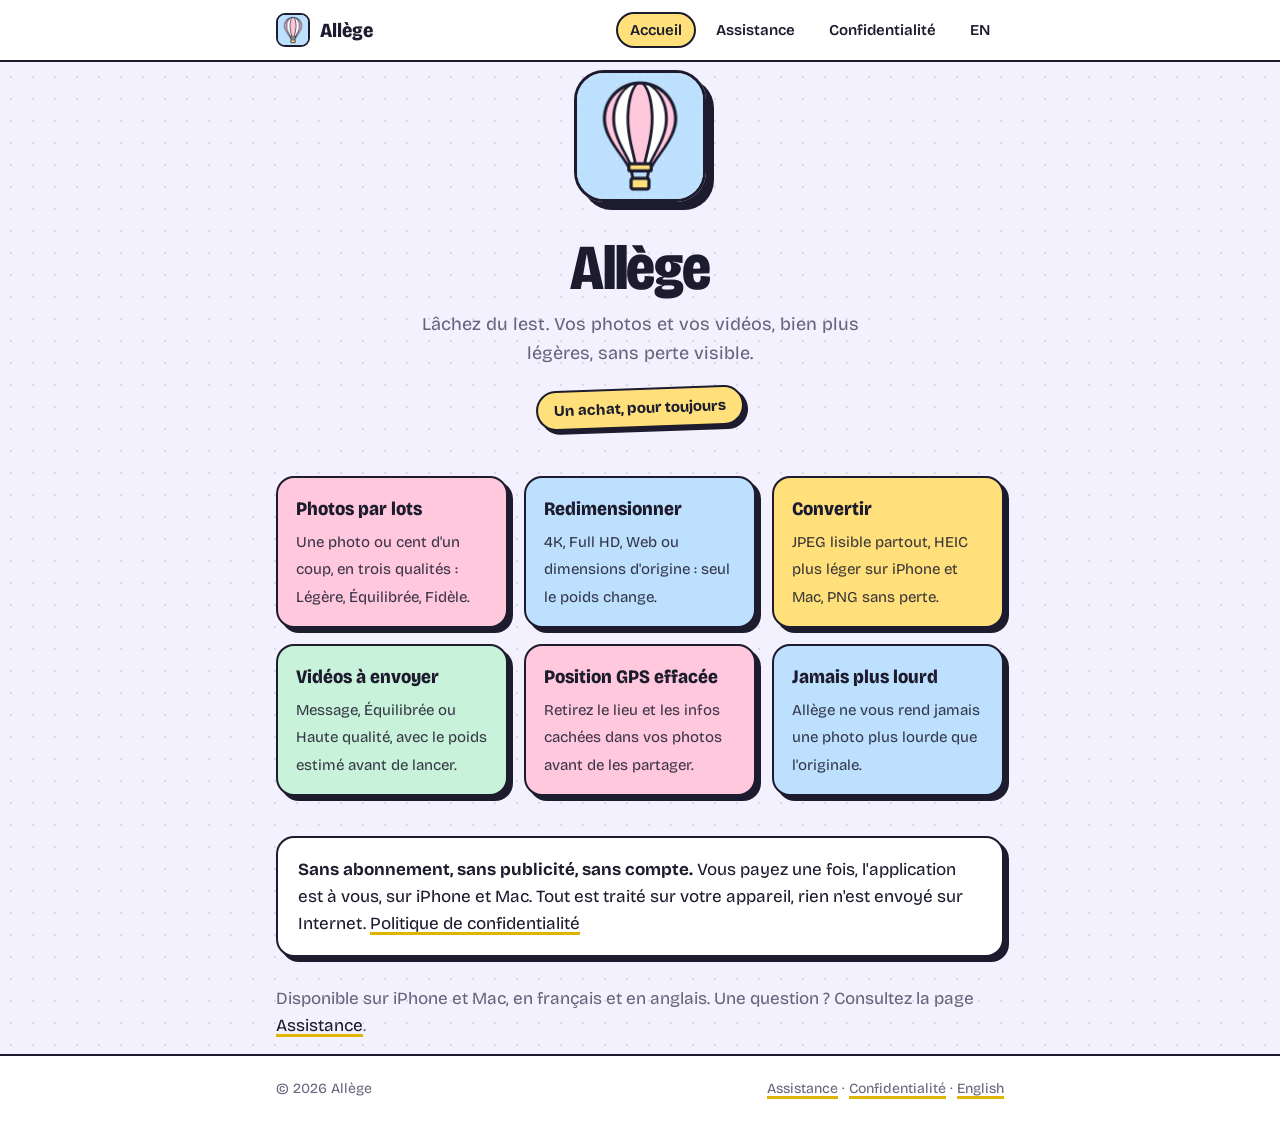
<file: index.html>
<!doctype html>
<html lang="fr">
<head>
  <meta charset="utf-8">
  <meta name="viewport" content="width=device-width, initial-scale=1">
  <title>Allège - Compresser photos et vidéos</title>
  <meta name="description" content="Vos photos et vidéos bien plus légères, sans perte visible. Achat unique : sans abonnement, sans publicité, sans compte.">
  <meta name="theme-color" content="#f4f1ff" media="(prefers-color-scheme: light)">
  <meta name="theme-color" content="#15131f" media="(prefers-color-scheme: dark)">
  <link rel="icon" type="image/png" href="favicon.png">
  <link rel="apple-touch-icon" href="icon.png">
  <link rel="alternate" hreflang="en" href="en/">
  <link rel="stylesheet" href="style.css">
</head>
<body>
  <header class="site">
    <div class="wrap">
      <a class="brand" href="./"><img src="favicon.png" alt=""><span>Allège</span></a>
      <nav>
        <a href="./" aria-current="page">Accueil</a>
        <a href="assistance.html">Assistance</a>
        <a href="confidentialite.html">Confidentialité</a>
        <a href="en/" lang="en">EN</a>
      </nav>
    </div>
  </header>

  <main class="wrap">
    <section class="hero">
      <img src="icon.png" alt="Icône d'Allège">
      <h1>Allège</h1>
      <p>Lâchez du lest. Vos photos et vos vidéos, bien plus légères, sans perte visible.</p>
      <span class="badge">Un achat, pour toujours</span>
    </section>

    <ul class="features">
      <li><strong>Photos par lots</strong><span>Une photo ou cent d'un coup, en trois qualités : Légère, Équilibrée, Fidèle.</span></li>
      <li><strong>Redimensionner</strong><span>4K, Full HD, Web ou dimensions d'origine : seul le poids change.</span></li>
      <li><strong>Convertir</strong><span>JPEG lisible partout, HEIC plus léger sur iPhone et Mac, PNG sans perte.</span></li>
      <li><strong>Vidéos à envoyer</strong><span>Message, Équilibrée ou Haute qualité, avec le poids estimé avant de lancer.</span></li>
      <li><strong>Position GPS effacée</strong><span>Retirez le lieu et les infos cachées dans vos photos avant de les partager.</span></li>
      <li><strong>Jamais plus lourd</strong><span>Allège ne vous rend jamais une photo plus lourde que l'originale.</span></li>
    </ul>

    <div class="card">
      <p><strong>Sans abonnement, sans publicité, sans compte.</strong> Vous payez une fois, l'application est à vous, sur iPhone et Mac. Tout est traité sur votre appareil, rien n'est envoyé sur Internet. <a href="confidentialite.html">Politique de confidentialité</a></p>
    </div>

    <p class="muted">Disponible sur iPhone et Mac, en français et en anglais. Une question ? Consultez la page <a href="assistance.html">Assistance</a>.</p>
  </main>

  <footer>
    <div class="wrap">
      <span>© 2026 Allège</span>
      <span><a href="assistance.html">Assistance</a> · <a href="confidentialite.html">Confidentialité</a> · <a href="en/" lang="en">English</a></span>
    </div>
  </footer>
</body>
</html>
</file>
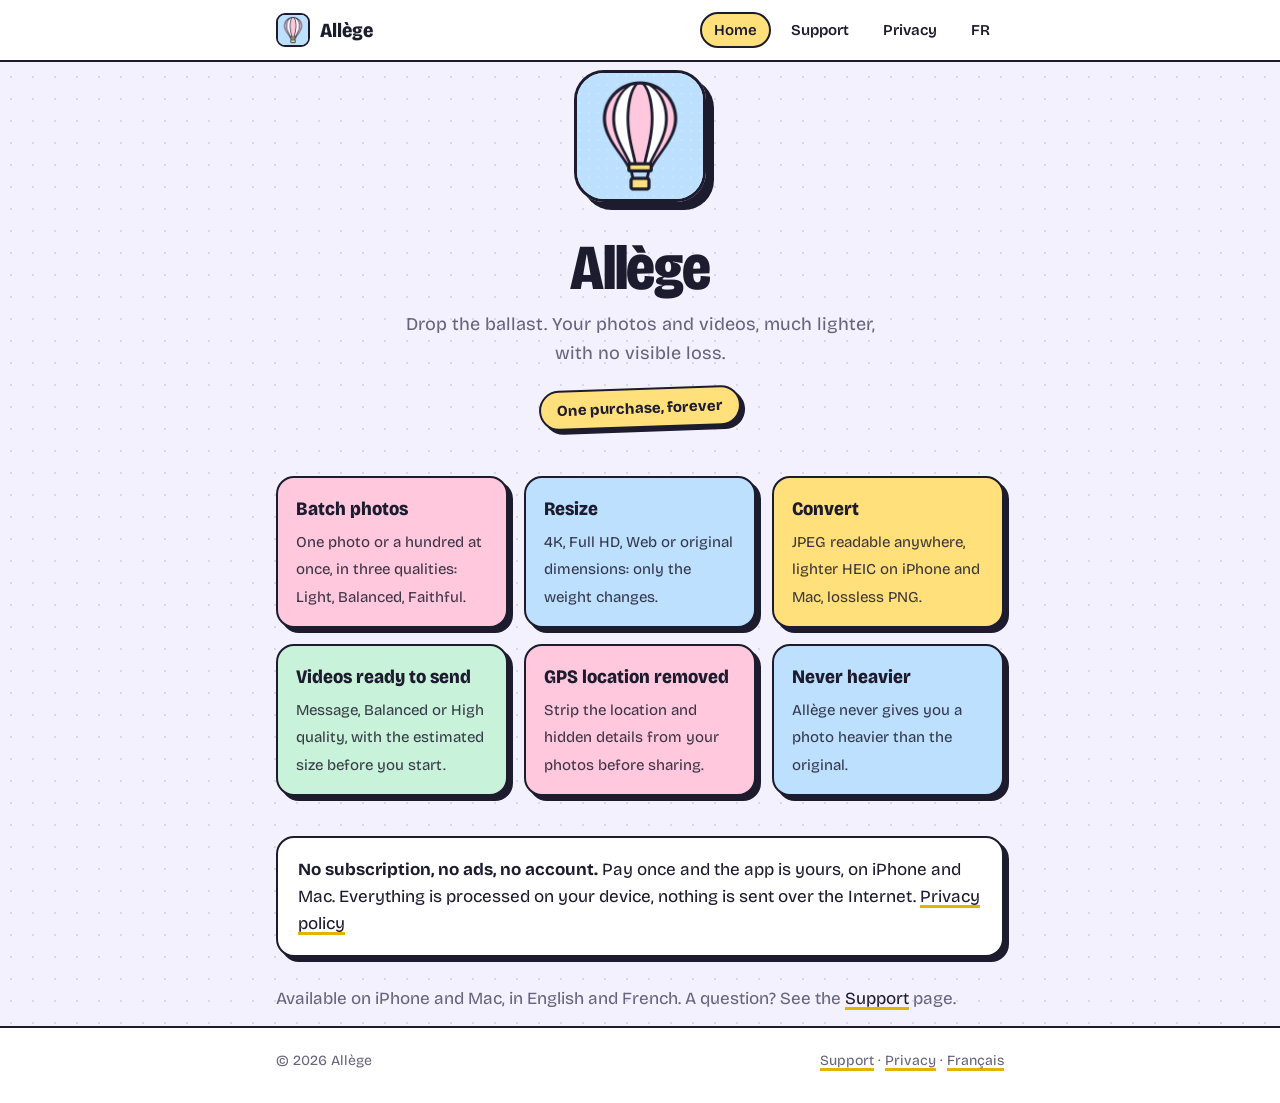
<file: en/index.html>
<!doctype html>
<html lang="en">
<head>
  <meta charset="utf-8">
  <meta name="viewport" content="width=device-width, initial-scale=1">
  <title>Allège - Compress photos and videos</title>
  <meta name="description" content="Your photos and videos much lighter, with no visible loss. One-time purchase: no subscription, no ads, no account.">
  <meta name="theme-color" content="#f4f1ff" media="(prefers-color-scheme: light)">
  <meta name="theme-color" content="#15131f" media="(prefers-color-scheme: dark)">
  <link rel="icon" type="image/png" href="../favicon.png">
  <link rel="apple-touch-icon" href="../icon.png">
  <link rel="alternate" hreflang="fr" href="../">
  <link rel="stylesheet" href="../style.css">
</head>
<body>
  <header class="site">
    <div class="wrap">
      <a class="brand" href="./"><img src="../favicon.png" alt=""><span>Allège</span></a>
      <nav>
        <a href="./" aria-current="page">Home</a>
        <a href="support.html">Support</a>
        <a href="privacy.html">Privacy</a>
        <a href="../" lang="fr">FR</a>
      </nav>
    </div>
  </header>

  <main class="wrap">
    <section class="hero">
      <img src="../icon.png" alt="Allège icon">
      <h1>Allège</h1>
      <p>Drop the ballast. Your photos and videos, much lighter, with no visible loss.</p>
      <span class="badge">One purchase, forever</span>
    </section>

    <ul class="features">
      <li><strong>Batch photos</strong><span>One photo or a hundred at once, in three qualities: Light, Balanced, Faithful.</span></li>
      <li><strong>Resize</strong><span>4K, Full HD, Web or original dimensions: only the weight changes.</span></li>
      <li><strong>Convert</strong><span>JPEG readable anywhere, lighter HEIC on iPhone and Mac, lossless PNG.</span></li>
      <li><strong>Videos ready to send</strong><span>Message, Balanced or High quality, with the estimated size before you start.</span></li>
      <li><strong>GPS location removed</strong><span>Strip the location and hidden details from your photos before sharing.</span></li>
      <li><strong>Never heavier</strong><span>Allège never gives you a photo heavier than the original.</span></li>
    </ul>

    <div class="card">
      <p><strong>No subscription, no ads, no account.</strong> Pay once and the app is yours, on iPhone and Mac. Everything is processed on your device, nothing is sent over the Internet. <a href="privacy.html">Privacy policy</a></p>
    </div>

    <p class="muted">Available on iPhone and Mac, in English and French. A question? See the <a href="support.html">Support</a> page.</p>
  </main>

  <footer>
    <div class="wrap">
      <span>© 2026 Allège</span>
      <span><a href="support.html">Support</a> · <a href="privacy.html">Privacy</a> · <a href="../" lang="fr">Français</a></span>
    </div>
  </footer>
</body>
</html>
</file>
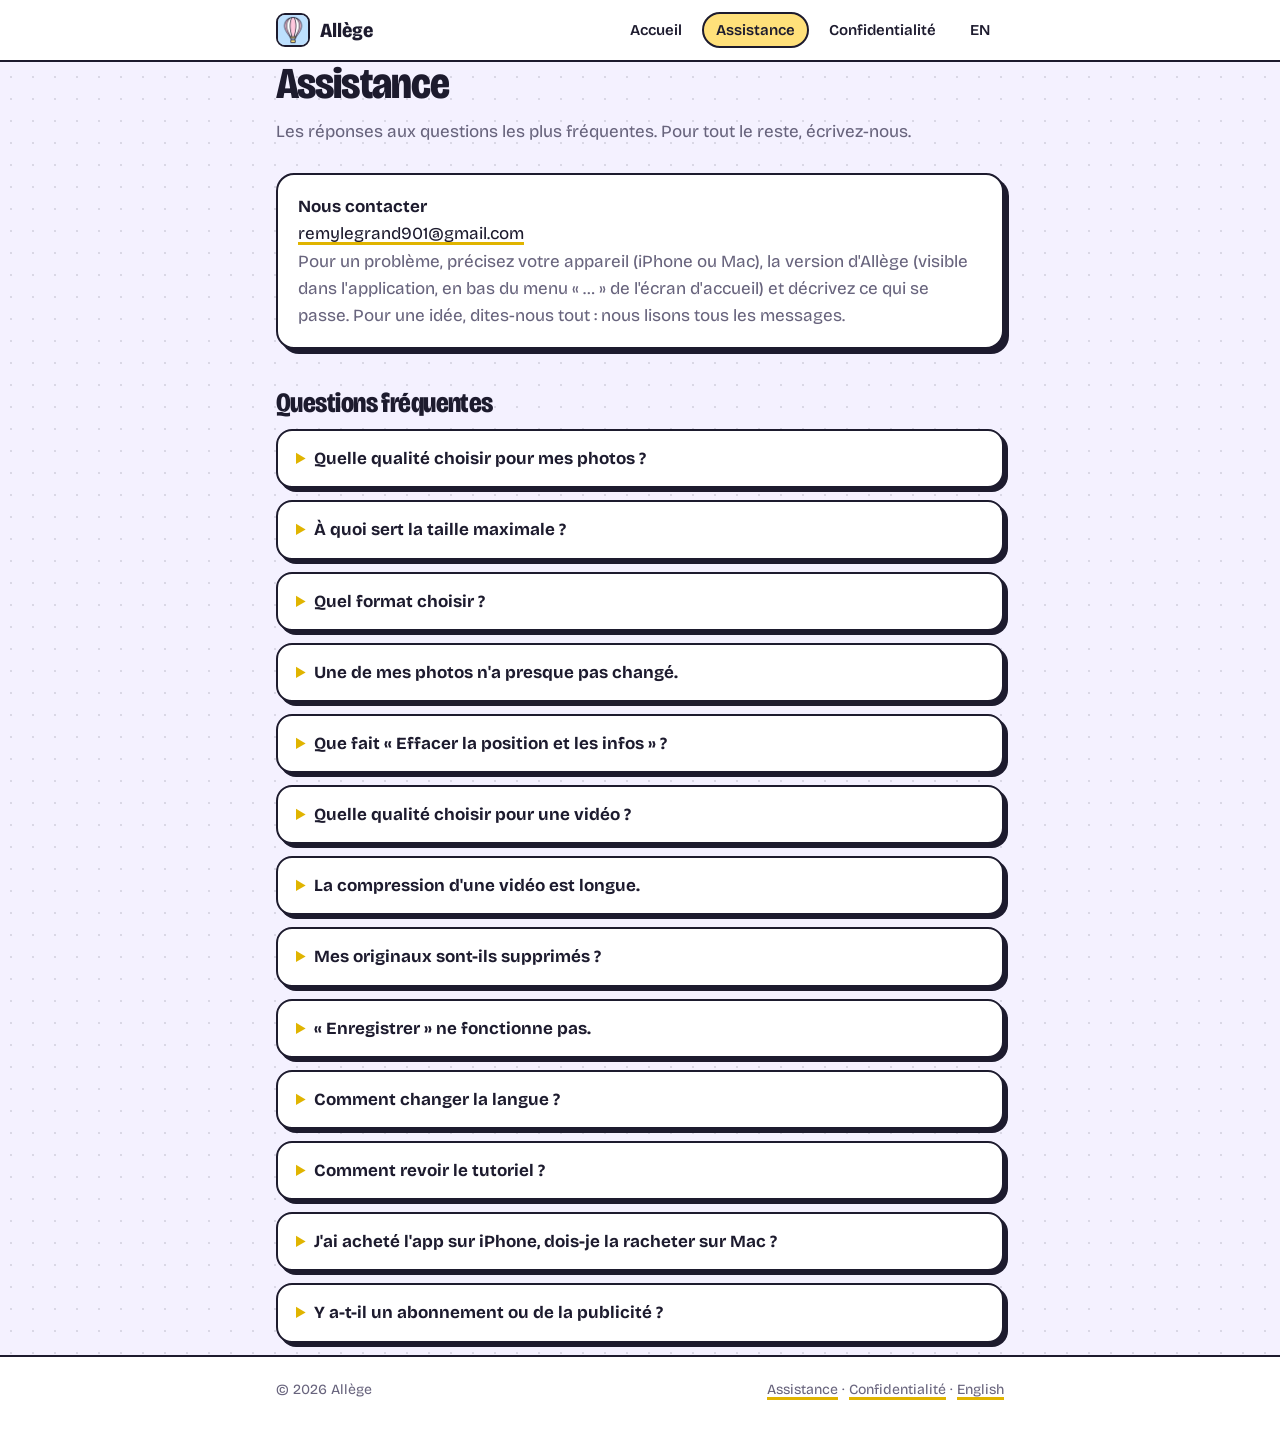
<file: assistance.html>
<!doctype html>
<html lang="fr">
<head>
  <meta charset="utf-8">
  <meta name="viewport" content="width=device-width, initial-scale=1">
  <title>Assistance - Allège</title>
  <meta name="description" content="Questions fréquentes et contact pour l'application Allège.">
  <meta name="theme-color" content="#f4f1ff" media="(prefers-color-scheme: light)">
  <meta name="theme-color" content="#15131f" media="(prefers-color-scheme: dark)">
  <link rel="icon" type="image/png" href="favicon.png">
  <link rel="apple-touch-icon" href="icon.png">
  <link rel="alternate" hreflang="en" href="en/support.html">
  <link rel="stylesheet" href="style.css">
</head>
<body>
  <header class="site">
    <div class="wrap">
      <a class="brand" href="./"><img src="favicon.png" alt=""><span>Allège</span></a>
      <nav>
        <a href="./">Accueil</a>
        <a href="assistance.html" aria-current="page">Assistance</a>
        <a href="confidentialite.html">Confidentialité</a>
        <a href="en/support.html" lang="en">EN</a>
      </nav>
    </div>
  </header>

  <main class="wrap">
    <h1>Assistance</h1>
    <p class="muted">Les réponses aux questions les plus fréquentes. Pour tout le reste, écrivez-nous.</p>

    <div class="card">
      <p><strong>Nous contacter</strong><br>
      <a href="mailto:remylegrand901@gmail.com">remylegrand901@gmail.com</a><br>
      <span class="muted">Pour un problème, précisez votre appareil (iPhone ou Mac), la version d'Allège (visible dans l'application, en bas du menu « … » de l'écran d'accueil) et décrivez ce qui se passe. Pour une idée, dites-nous tout : nous lisons tous les messages.</span></p>
    </div>

    <h2>Questions fréquentes</h2>

    <details>
      <summary>Quelle qualité choisir pour mes photos ?</summary>
      <p>« Équilibrée » convient presque toujours : la différence ne se voit pas à l'écran et le poids baisse souvent de moitié ou plus. « Légère » va plus loin, pour un envoi rapide. « Fidèle » garde le maximum de détails, pour les tirages.</p>
    </details>

    <details>
      <summary>À quoi sert la taille maximale ?</summary>
      <p>Elle limite le plus grand côté de l'image. « 4K » (3840 px) reste net en plein écran et pour imprimer, « Full HD » (1920 px) est parfait pour les écrans et les envois, « Web » (1280 px) pour un site ou un e-mail. « D'origine » garde les dimensions et ne réduit que le poids. Une photo plus petite que la limite n'est jamais agrandie.</p>
    </details>

    <details>
      <summary>Quel format choisir ?</summary>
      <p>« Auto » garde le HEIC en HEIC sur iPhone et Mac, et passe tout le reste en JPEG, lisible partout. Le PNG est sans perte et garde la transparence, mais il est plus lourd : à réserver aux captures d'écran et aux logos.</p>
    </details>

    <details>
      <summary>Une de mes photos n'a presque pas changé.</summary>
      <p>Elle était déjà très compressée. Allège réessaie alors avec une compression plus forte et, si le fichier reste plus lourd, vous rend l'original. Si vous avez demandé d'effacer la position GPS, la photo nettoyée est conservée même si elle pèse un peu plus.</p>
    </details>

    <details>
      <summary>Que fait « Effacer la position et les infos » ?</summary>
      <p>Les photos contiennent souvent le lieu exact de la prise de vue, le modèle de l'appareil et la date. Cette option les retire de la photo allégée, pour que vous puissiez la partager sans dévoiler où vous étiez. Vos photos d'origine ne sont pas modifiées.</p>
    </details>

    <details>
      <summary>Quelle qualité choisir pour une vidéo ?</summary>
      <p>« Message » (480p) passe partout, par message ou par e-mail. « Équilibrée » (720p) reste nette sur un téléphone. « Haute qualité » (1080p) se voit à peine de l'originale. Le poids estimé s'affiche avant de lancer.</p>
    </details>

    <details>
      <summary>La compression d'une vidéo est longue.</summary>
      <p>Elle dépend de la durée et de la puissance de l'appareil : comptez quelques secondes pour une courte vidéo, plusieurs minutes pour un long film. L'écran reste allumé pendant la compression. Le bouton « Annuler » l'arrête à tout moment.</p>
    </details>

    <details>
      <summary>Mes originaux sont-ils supprimés ?</summary>
      <p>Non, jamais. Allège crée une copie allégée. Touchez « Enregistrer » pour l'ajouter à vos photos, à côté de l'original, ou « Partager » pour l'envoyer. Vous pouvez ensuite supprimer l'original vous-même si vous le souhaitez.</p>
    </details>

    <details>
      <summary>« Enregistrer » ne fonctionne pas.</summary>
      <p>Allège a besoin de l'autorisation d'ajouter des photos. Ouvrez Réglages &gt; Allège &gt; Photos et choisissez « Ajouter des photos uniquement » : Allège n'a jamais besoin de lire votre photothèque. Sur Mac, « Enregistrer » vous demande de choisir un dossier.</p>
    </details>

    <details>
      <summary>Comment changer la langue ?</summary>
      <p>Par défaut, Allège suit la langue de votre appareil. Pour la changer, touchez « … » en haut à droite de l'écran d'accueil, puis « Langue ».</p>
    </details>

    <details>
      <summary>Comment revoir le tutoriel ?</summary>
      <p>Touchez « … » en haut à droite de l'écran d'accueil, puis « Revoir le tutoriel ».</p>
    </details>

    <details>
      <summary>J'ai acheté l'app sur iPhone, dois-je la racheter sur Mac ?</summary>
      <p>Non. Allège est un achat universel : avec le même identifiant Apple, vous la téléchargez gratuitement sur votre Mac depuis le Mac App Store.</p>
    </details>

    <details>
      <summary>Y a-t-il un abonnement ou de la publicité ?</summary>
      <p>Non. Allège s'achète une seule fois. Il n'y a ni abonnement, ni publicité, ni achat intégré, et aucun compte à créer.</p>
    </details>
  </main>

  <footer>
    <div class="wrap">
      <span>© 2026 Allège</span>
      <span><a href="assistance.html">Assistance</a> · <a href="confidentialite.html">Confidentialité</a> · <a href="en/support.html" lang="en">English</a></span>
    </div>
  </footer>
</body>
</html>
</file>
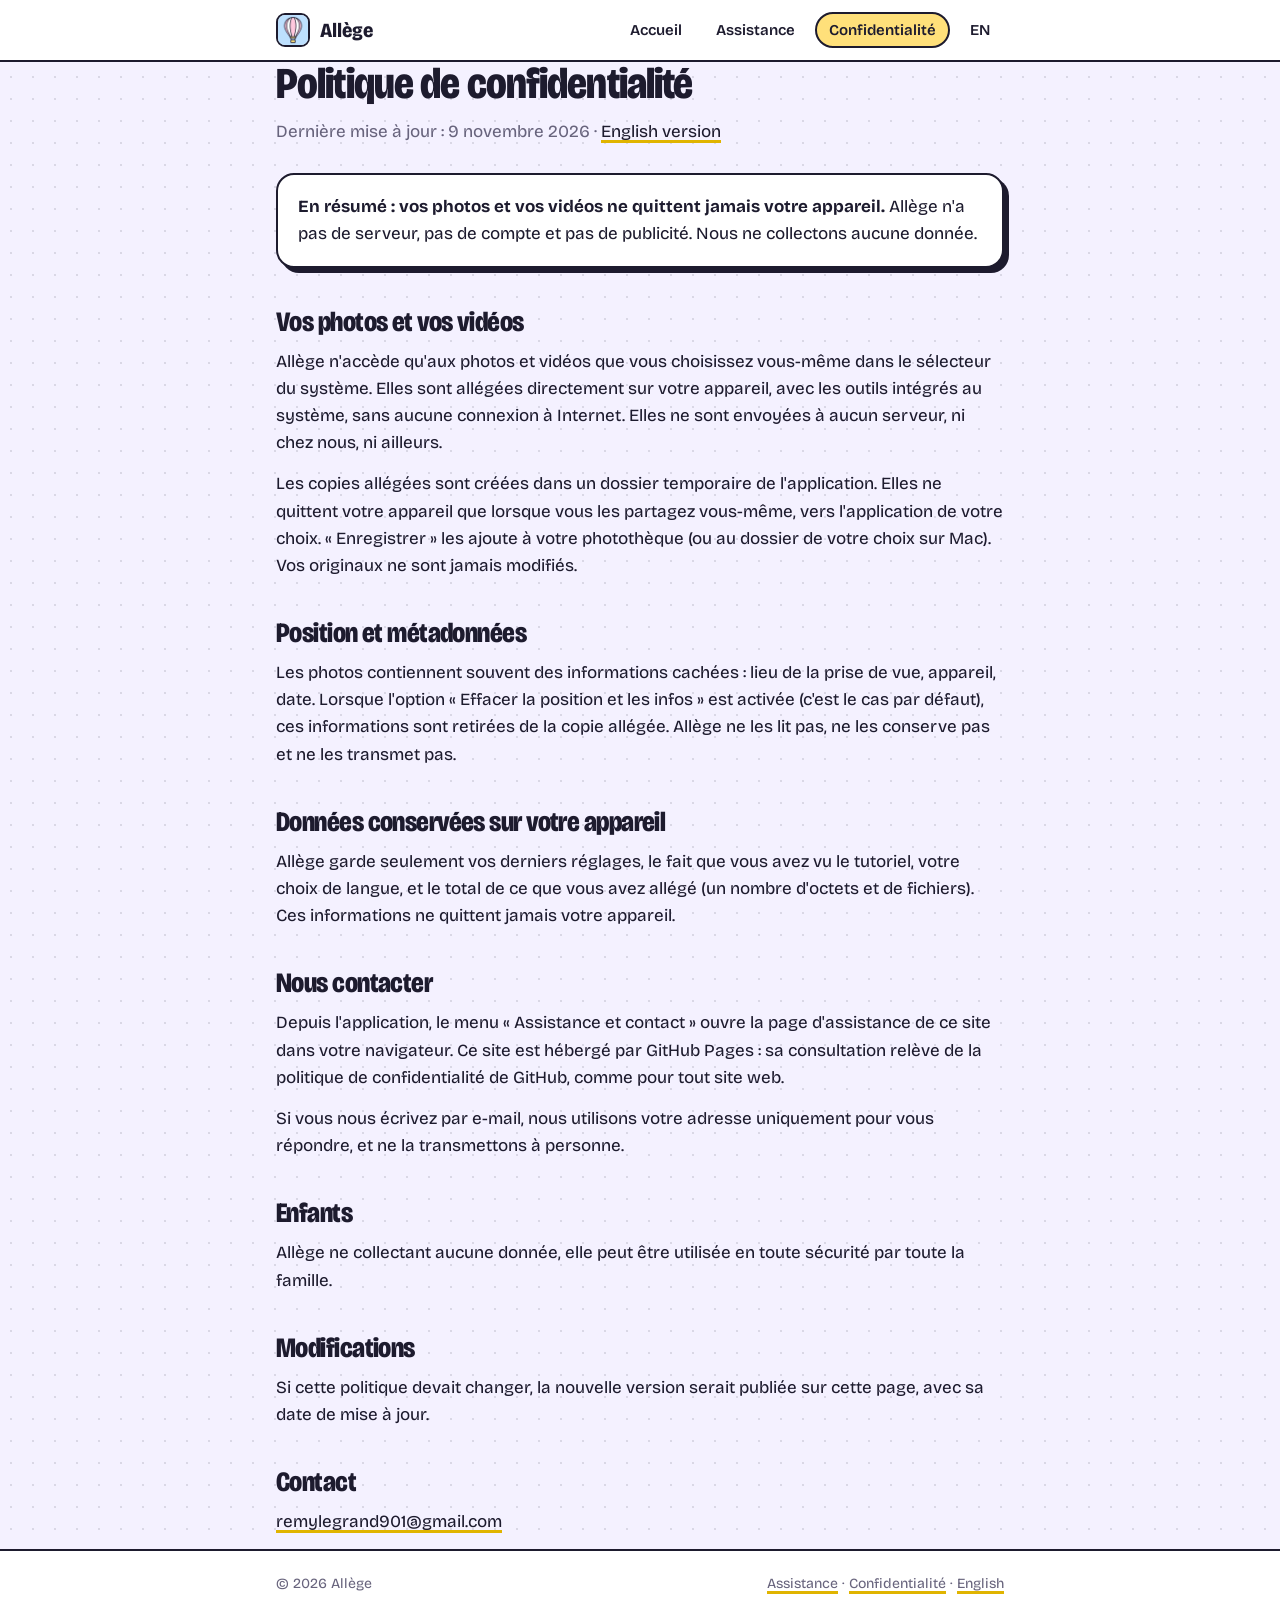
<file: confidentialite.html>
<!doctype html>
<html lang="fr">
<head>
  <meta charset="utf-8">
  <meta name="viewport" content="width=device-width, initial-scale=1">
  <title>Confidentialité - Allège</title>
  <meta name="description" content="Politique de confidentialité de l'application Allège : vos photos restent sur votre appareil.">
  <meta name="theme-color" content="#f4f1ff" media="(prefers-color-scheme: light)">
  <meta name="theme-color" content="#15131f" media="(prefers-color-scheme: dark)">
  <link rel="icon" type="image/png" href="favicon.png">
  <link rel="apple-touch-icon" href="icon.png">
  <link rel="alternate" hreflang="en" href="en/privacy.html">
  <link rel="stylesheet" href="style.css">
</head>
<body>
  <header class="site">
    <div class="wrap">
      <a class="brand" href="./"><img src="favicon.png" alt=""><span>Allège</span></a>
      <nav>
        <a href="./">Accueil</a>
        <a href="assistance.html">Assistance</a>
        <a href="confidentialite.html" aria-current="page">Confidentialité</a>
        <a href="en/privacy.html" lang="en">EN</a>
      </nav>
    </div>
  </header>

  <main class="wrap">
    <h1>Politique de confidentialité</h1>
    <p class="muted">Dernière mise à jour : 9 novembre 2026 · <a href="en/privacy.html" lang="en">English version</a></p>

    <div class="card">
      <p><strong>En résumé : vos photos et vos vidéos ne quittent jamais votre appareil.</strong> Allège n'a pas de serveur, pas de compte et pas de publicité. Nous ne collectons aucune donnée.</p>
    </div>

    <h2>Vos photos et vos vidéos</h2>
    <p>Allège n'accède qu'aux photos et vidéos que vous choisissez vous-même dans le sélecteur du système. Elles sont allégées directement sur votre appareil, avec les outils intégrés au système, sans aucune connexion à Internet. Elles ne sont envoyées à aucun serveur, ni chez nous, ni ailleurs.</p>
    <p>Les copies allégées sont créées dans un dossier temporaire de l'application. Elles ne quittent votre appareil que lorsque vous les partagez vous-même, vers l'application de votre choix. « Enregistrer » les ajoute à votre photothèque (ou au dossier de votre choix sur Mac). Vos originaux ne sont jamais modifiés.</p>

    <h2>Position et métadonnées</h2>
    <p>Les photos contiennent souvent des informations cachées : lieu de la prise de vue, appareil, date. Lorsque l'option « Effacer la position et les infos » est activée (c'est le cas par défaut), ces informations sont retirées de la copie allégée. Allège ne les lit pas, ne les conserve pas et ne les transmet pas.</p>

    <h2>Données conservées sur votre appareil</h2>
    <p>Allège garde seulement vos derniers réglages, le fait que vous avez vu le tutoriel, votre choix de langue, et le total de ce que vous avez allégé (un nombre d'octets et de fichiers). Ces informations ne quittent jamais votre appareil.</p>

    <h2>Nous contacter</h2>
    <p>Depuis l'application, le menu « Assistance et contact » ouvre la page d'assistance de ce site dans votre navigateur. Ce site est hébergé par GitHub Pages : sa consultation relève de la politique de confidentialité de GitHub, comme pour tout site web.</p>
    <p>Si vous nous écrivez par e-mail, nous utilisons votre adresse uniquement pour vous répondre, et ne la transmettons à personne.</p>

    <h2>Enfants</h2>
    <p>Allège ne collectant aucune donnée, elle peut être utilisée en toute sécurité par toute la famille.</p>

    <h2>Modifications</h2>
    <p>Si cette politique devait changer, la nouvelle version serait publiée sur cette page, avec sa date de mise à jour.</p>

    <h2>Contact</h2>
    <p><a href="mailto:remylegrand901@gmail.com">remylegrand901@gmail.com</a></p>
  </main>

  <footer>
    <div class="wrap">
      <span>© 2026 Allège</span>
      <span><a href="assistance.html">Assistance</a> · <a href="confidentialite.html">Confidentialité</a> · <a href="en/privacy.html" lang="en">English</a></span>
    </div>
  </footer>
</body>
</html>
</file>
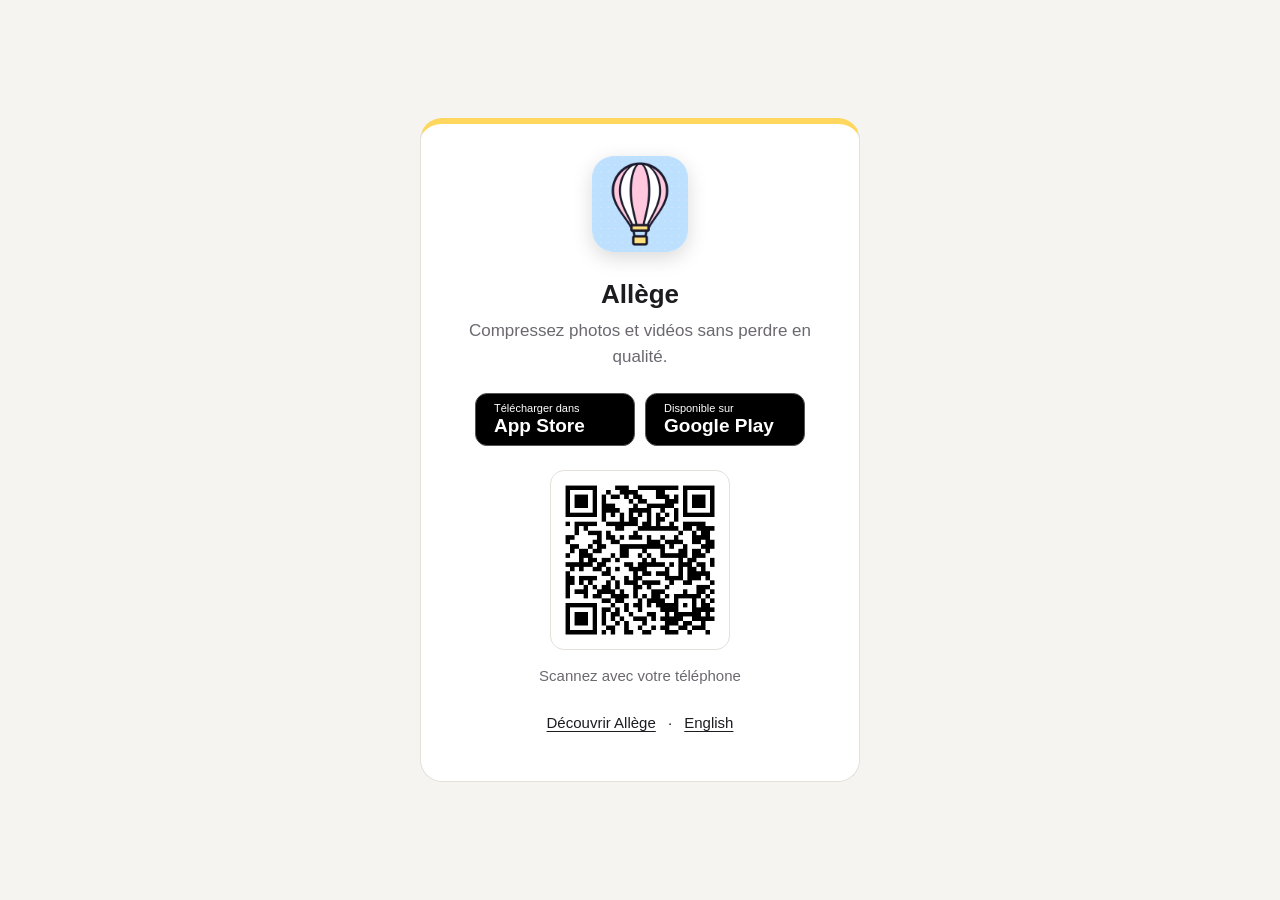
<file: telecharger.html>
<!doctype html>
<html lang="fr">
<head>
<meta charset="utf-8">
<meta name="viewport" content="width=device-width, initial-scale=1">
<title>Télécharger Allège</title>
<meta name="description" content="Compressez photos et vidéos sans perdre en qualité.">
<meta property="og:title" content="Télécharger Allège">
<meta property="og:description" content="Compressez photos et vidéos sans perdre en qualité.">
<meta property="og:image" content="https://remy901.github.io/allege-site/icon.png">
<meta name="robots" content="noindex">
<link rel="icon" type="image/png" href="favicon.png">
<script>
(function () {
  var ua = navigator.userAgent, ios = "https://apps.apple.com/app/id6832501781", android = "https://play.google.com/store/apps/details?id=com.allege.app", mac = true, macSeul = false;
  var estIos = /iPhone|iPad|iPod/.test(ua) || (/Macintosh/.test(ua) && navigator.maxTouchPoints > 1);
  var dest = estIos ? (macSeul ? "" : ios) : /Android/.test(ua) ? android : (mac && /Macintosh/.test(ua)) ? ios : "";
  if (dest) location.replace(dest);
})();
</script>
<style>
:root { --accent: #ffd75e; --bg: #f6f4f1; --surface: #fff; --text: #1c1b1f; --muted: #6b6870; --border: #e4e0da; }
@media (prefers-color-scheme: dark) { :root { --bg: #141316; --surface: #1e1d21; --text: #f2f0ed; --muted: #a3a0a8; --border: #2e2c31; } }
* { box-sizing: border-box; }
body { margin: 0; min-height: 100vh; display: grid; place-items: center; padding: 32px 16px;
  background: var(--bg); color: var(--text); text-align: center;
  font: 17px/1.5 -apple-system, BlinkMacSystemFont, "Segoe UI", Roboto, sans-serif; }
main { width: 100%; max-width: 440px; background: var(--surface); border: 1px solid var(--border);
  border-top: 6px solid var(--accent); border-radius: 22px; padding: 32px 24px; }
.icone { width: 96px; height: 96px; border-radius: 22px; box-shadow: 0 6px 20px rgba(0,0,0,.15); }
h1 { margin: 16px 0 4px; font-size: 26px; }
.slogan { margin: 0 0 24px; color: var(--muted); }
.stores { display: flex; flex-wrap: wrap; gap: 10px; justify-content: center; }
.store { display: inline-flex; flex-direction: column; align-items: flex-start; min-width: 160px;
  padding: 8px 18px; border-radius: 12px; background: #000; color: #fff; text-decoration: none;
  font-size: 19px; font-weight: 600; line-height: 1.15; border: 1px solid #555; }
.store small { font-size: 11px; font-weight: 400; }
.store.off { opacity: .45; }
.qr { margin-top: 24px; }
.qr img { background: #fff; padding: 10px; border-radius: 14px; border: 1px solid var(--border); }
.qr p, .note { margin: 8px 0 0; color: var(--muted); font-size: 15px; }
.liens { margin-top: 24px; font-size: 15px; }
.liens a { color: var(--text); text-underline-offset: 3px; margin: 0 8px; }
</style>
</head>
<body>
<main>
  <img class="icone" src="icon.png" alt="">
  <h1>Allège</h1>
  <p class="slogan">Compressez photos et vidéos sans perdre en qualité.</p>
  <div class="stores"><a class="store" href="https://apps.apple.com/app/id6832501781"><small>Télécharger dans</small>App Store</a><a class="store" href="https://play.google.com/store/apps/details?id=com.allege.app"><small>Disponible sur</small>Google Play</a></div>
  <div class="qr"><img src="qr-telecharger.png" alt="QR code" width="180" height="180"><p>Scannez avec votre téléphone</p></div>
  <p class="liens"><a href="https://remy901.github.io/allege-site/">Découvrir Allège</a> · <a href="en/download.html">English</a></p>
</main>
</body>
</html>
</file>
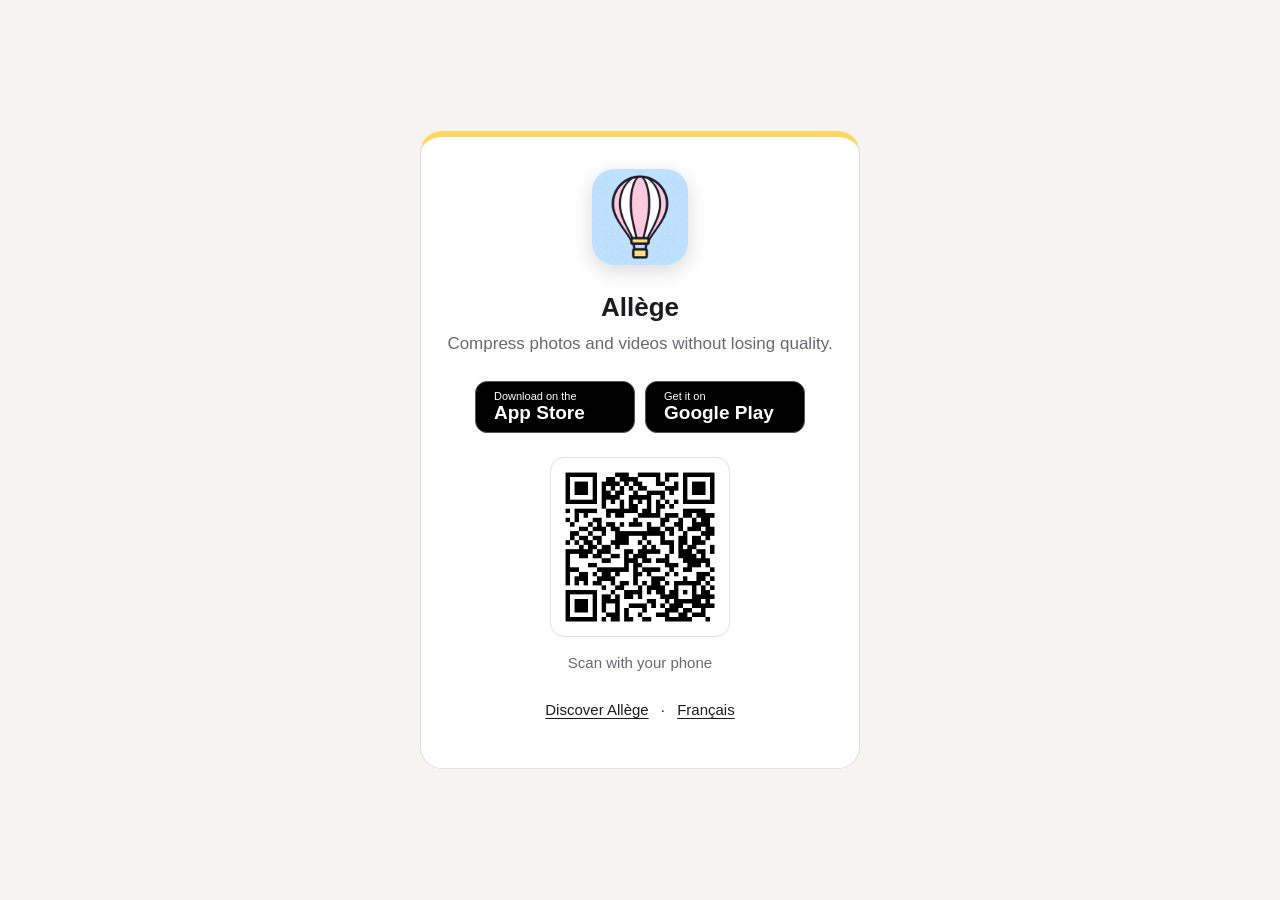
<file: en/download.html>
<!doctype html>
<html lang="en">
<head>
<meta charset="utf-8">
<meta name="viewport" content="width=device-width, initial-scale=1">
<title>Download Allège</title>
<meta name="description" content="Compress photos and videos without losing quality.">
<meta property="og:title" content="Download Allège">
<meta property="og:description" content="Compress photos and videos without losing quality.">
<meta property="og:image" content="https://remy901.github.io/allege-site/icon.png">
<meta name="robots" content="noindex">
<link rel="icon" type="image/png" href="../favicon.png">
<script>
(function () {
  var ua = navigator.userAgent, ios = "https://apps.apple.com/app/id6832501781", android = "https://play.google.com/store/apps/details?id=com.allege.app", mac = true, macSeul = false;
  var estIos = /iPhone|iPad|iPod/.test(ua) || (/Macintosh/.test(ua) && navigator.maxTouchPoints > 1);
  var dest = estIos ? (macSeul ? "" : ios) : /Android/.test(ua) ? android : (mac && /Macintosh/.test(ua)) ? ios : "";
  if (dest) location.replace(dest);
})();
</script>
<style>
:root { --accent: #ffd75e; --bg: #f6f4f1; --surface: #fff; --text: #1c1b1f; --muted: #6b6870; --border: #e4e0da; }
@media (prefers-color-scheme: dark) { :root { --bg: #141316; --surface: #1e1d21; --text: #f2f0ed; --muted: #a3a0a8; --border: #2e2c31; } }
* { box-sizing: border-box; }
body { margin: 0; min-height: 100vh; display: grid; place-items: center; padding: 32px 16px;
  background: var(--bg); color: var(--text); text-align: center;
  font: 17px/1.5 -apple-system, BlinkMacSystemFont, "Segoe UI", Roboto, sans-serif; }
main { width: 100%; max-width: 440px; background: var(--surface); border: 1px solid var(--border);
  border-top: 6px solid var(--accent); border-radius: 22px; padding: 32px 24px; }
.icone { width: 96px; height: 96px; border-radius: 22px; box-shadow: 0 6px 20px rgba(0,0,0,.15); }
h1 { margin: 16px 0 4px; font-size: 26px; }
.slogan { margin: 0 0 24px; color: var(--muted); }
.stores { display: flex; flex-wrap: wrap; gap: 10px; justify-content: center; }
.store { display: inline-flex; flex-direction: column; align-items: flex-start; min-width: 160px;
  padding: 8px 18px; border-radius: 12px; background: #000; color: #fff; text-decoration: none;
  font-size: 19px; font-weight: 600; line-height: 1.15; border: 1px solid #555; }
.store small { font-size: 11px; font-weight: 400; }
.store.off { opacity: .45; }
.qr { margin-top: 24px; }
.qr img { background: #fff; padding: 10px; border-radius: 14px; border: 1px solid var(--border); }
.qr p, .note { margin: 8px 0 0; color: var(--muted); font-size: 15px; }
.liens { margin-top: 24px; font-size: 15px; }
.liens a { color: var(--text); text-underline-offset: 3px; margin: 0 8px; }
</style>
</head>
<body>
<main>
  <img class="icone" src="../icon.png" alt="">
  <h1>Allège</h1>
  <p class="slogan">Compress photos and videos without losing quality.</p>
  <div class="stores"><a class="store" href="https://apps.apple.com/app/id6832501781"><small>Download on the</small>App Store</a><a class="store" href="https://play.google.com/store/apps/details?id=com.allege.app"><small>Get it on</small>Google Play</a></div>
  <div class="qr"><img src="../en/qr-download.png" alt="QR code" width="180" height="180"><p>Scan with your phone</p></div>
  <p class="liens"><a href="https://remy901.github.io/allege-site/en/">Discover Allège</a> · <a href="../telecharger.html">Français</a></p>
</main>
</body>
</html>
</file>
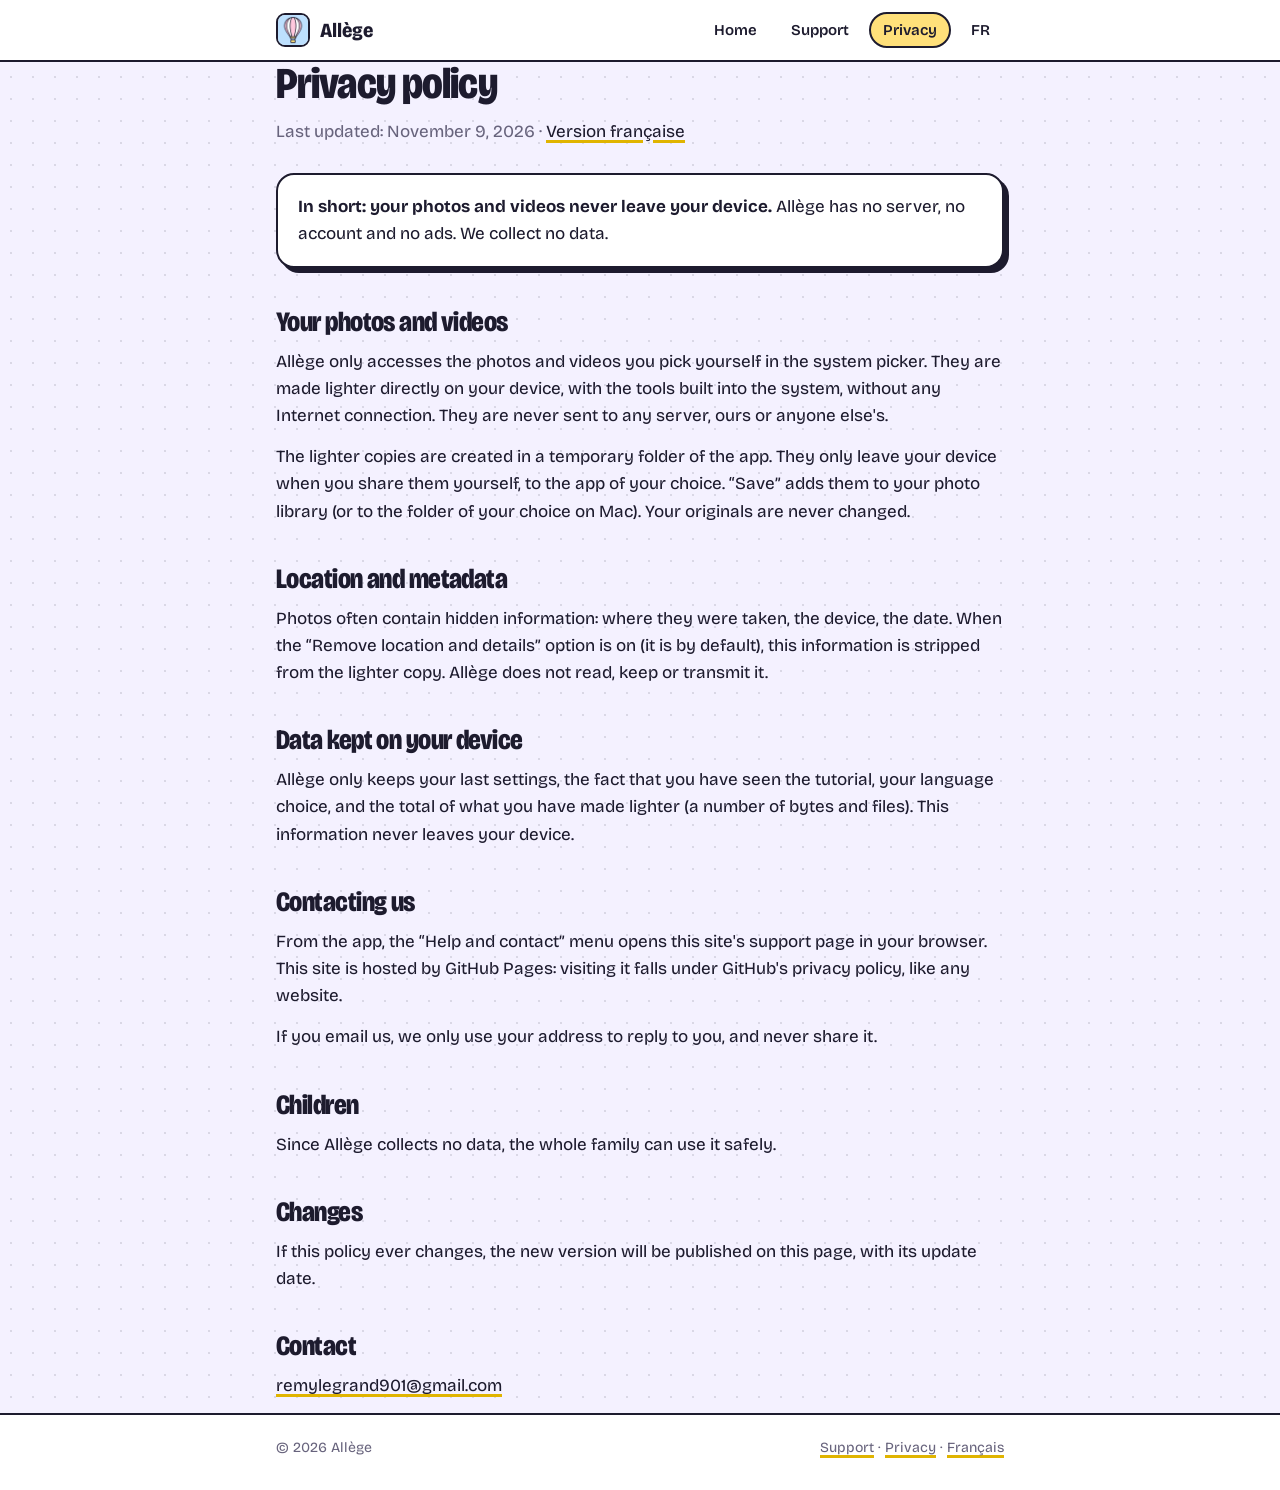
<file: en/privacy.html>
<!doctype html>
<html lang="en">
<head>
  <meta charset="utf-8">
  <meta name="viewport" content="width=device-width, initial-scale=1">
  <title>Privacy - Allège</title>
  <meta name="description" content="Privacy policy of the Allège app: your photos stay on your device.">
  <meta name="theme-color" content="#f4f1ff" media="(prefers-color-scheme: light)">
  <meta name="theme-color" content="#15131f" media="(prefers-color-scheme: dark)">
  <link rel="icon" type="image/png" href="../favicon.png">
  <link rel="apple-touch-icon" href="../icon.png">
  <link rel="alternate" hreflang="fr" href="../confidentialite.html">
  <link rel="stylesheet" href="../style.css">
</head>
<body>
  <header class="site">
    <div class="wrap">
      <a class="brand" href="./"><img src="../favicon.png" alt=""><span>Allège</span></a>
      <nav>
        <a href="./">Home</a>
        <a href="support.html">Support</a>
        <a href="privacy.html" aria-current="page">Privacy</a>
        <a href="../confidentialite.html" lang="fr">FR</a>
      </nav>
    </div>
  </header>

  <main class="wrap">
    <h1>Privacy policy</h1>
    <p class="muted">Last updated: November 9, 2026 · <a href="../confidentialite.html" lang="fr">Version française</a></p>

    <div class="card">
      <p><strong>In short: your photos and videos never leave your device.</strong> Allège has no server, no account and no ads. We collect no data.</p>
    </div>

    <h2>Your photos and videos</h2>
    <p>Allège only accesses the photos and videos you pick yourself in the system picker. They are made lighter directly on your device, with the tools built into the system, without any Internet connection. They are never sent to any server, ours or anyone else's.</p>
    <p>The lighter copies are created in a temporary folder of the app. They only leave your device when you share them yourself, to the app of your choice. “Save” adds them to your photo library (or to the folder of your choice on Mac). Your originals are never changed.</p>

    <h2>Location and metadata</h2>
    <p>Photos often contain hidden information: where they were taken, the device, the date. When the “Remove location and details” option is on (it is by default), this information is stripped from the lighter copy. Allège does not read, keep or transmit it.</p>

    <h2>Data kept on your device</h2>
    <p>Allège only keeps your last settings, the fact that you have seen the tutorial, your language choice, and the total of what you have made lighter (a number of bytes and files). This information never leaves your device.</p>

    <h2>Contacting us</h2>
    <p>From the app, the “Help and contact” menu opens this site's support page in your browser. This site is hosted by GitHub Pages: visiting it falls under GitHub's privacy policy, like any website.</p>
    <p>If you email us, we only use your address to reply to you, and never share it.</p>

    <h2>Children</h2>
    <p>Since Allège collects no data, the whole family can use it safely.</p>

    <h2>Changes</h2>
    <p>If this policy ever changes, the new version will be published on this page, with its update date.</p>

    <h2>Contact</h2>
    <p><a href="mailto:remylegrand901@gmail.com">remylegrand901@gmail.com</a></p>
  </main>

  <footer>
    <div class="wrap">
      <span>© 2026 Allège</span>
      <span><a href="support.html">Support</a> · <a href="privacy.html">Privacy</a> · <a href="../confidentialite.html" lang="fr">Français</a></span>
    </div>
  </footer>
</body>
</html>
</file>
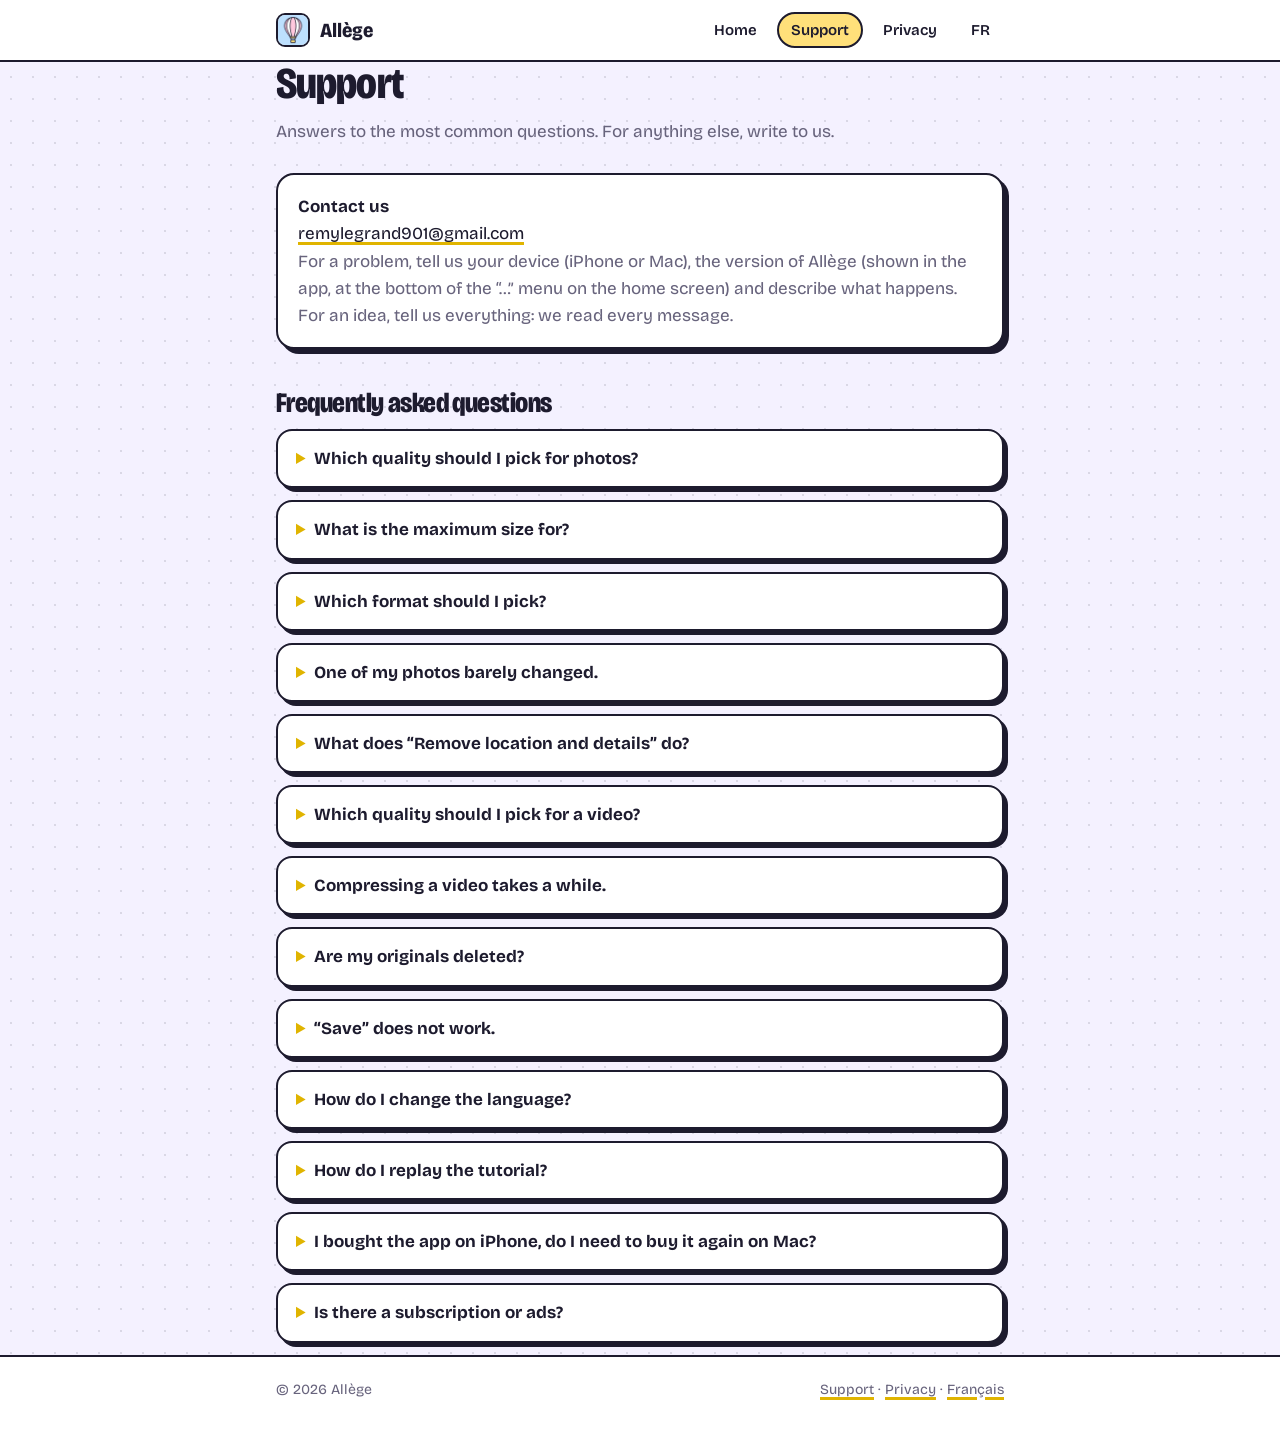
<file: en/support.html>
<!doctype html>
<html lang="en">
<head>
  <meta charset="utf-8">
  <meta name="viewport" content="width=device-width, initial-scale=1">
  <title>Support - Allège</title>
  <meta name="description" content="Frequently asked questions and contact for the Allège app.">
  <meta name="theme-color" content="#f4f1ff" media="(prefers-color-scheme: light)">
  <meta name="theme-color" content="#15131f" media="(prefers-color-scheme: dark)">
  <link rel="icon" type="image/png" href="../favicon.png">
  <link rel="apple-touch-icon" href="../icon.png">
  <link rel="alternate" hreflang="fr" href="../assistance.html">
  <link rel="stylesheet" href="../style.css">
</head>
<body>
  <header class="site">
    <div class="wrap">
      <a class="brand" href="./"><img src="../favicon.png" alt=""><span>Allège</span></a>
      <nav>
        <a href="./">Home</a>
        <a href="support.html" aria-current="page">Support</a>
        <a href="privacy.html">Privacy</a>
        <a href="../assistance.html" lang="fr">FR</a>
      </nav>
    </div>
  </header>

  <main class="wrap">
    <h1>Support</h1>
    <p class="muted">Answers to the most common questions. For anything else, write to us.</p>

    <div class="card">
      <p><strong>Contact us</strong><br>
      <a href="mailto:remylegrand901@gmail.com">remylegrand901@gmail.com</a><br>
      <span class="muted">For a problem, tell us your device (iPhone or Mac), the version of Allège (shown in the app, at the bottom of the “…” menu on the home screen) and describe what happens. For an idea, tell us everything: we read every message.</span></p>
    </div>

    <h2>Frequently asked questions</h2>

    <details>
      <summary>Which quality should I pick for photos?</summary>
      <p>“Balanced” fits almost every case: the difference is invisible on screen and the size often drops by half or more. “Light” goes further, for quick sharing. “Faithful” keeps the most detail, for prints.</p>
    </details>

    <details>
      <summary>What is the maximum size for?</summary>
      <p>It limits the longest side of the image. “4K” (3840 px) stays sharp full screen and for printing, “Full HD” (1920 px) is perfect for screens and sharing, “Web” (1280 px) for a website or an email. “Original” keeps the dimensions and only reduces the weight. A photo smaller than the limit is never enlarged.</p>
    </details>

    <details>
      <summary>Which format should I pick?</summary>
      <p>“Auto” keeps HEIC as HEIC on iPhone and Mac, and turns everything else into JPEG, readable anywhere. PNG is lossless and keeps transparency, but it is heavier: best for screenshots and logos.</p>
    </details>

    <details>
      <summary>One of my photos barely changed.</summary>
      <p>It was already heavily compressed. Allège then retries with stronger compression and, if the file is still heavier, gives you back the original. If you asked to remove the GPS location, the cleaned photo is kept even if it weighs a little more.</p>
    </details>

    <details>
      <summary>What does “Remove location and details” do?</summary>
      <p>Photos often contain the exact place where they were taken, the device model and the date. This option strips them from the lighter photo, so you can share it without revealing where you were. Your original photos are not changed.</p>
    </details>

    <details>
      <summary>Which quality should I pick for a video?</summary>
      <p>“Message” (480p) fits anywhere, by message or email. “Balanced” (720p) stays sharp on a phone. “High quality” (1080p) is barely different from the original. The estimated size is shown before you start.</p>
    </details>

    <details>
      <summary>Compressing a video takes a while.</summary>
      <p>It depends on the length and on your device: a few seconds for a short clip, several minutes for a long film. The screen stays on during compression. The “Cancel” button stops it at any time.</p>
    </details>

    <details>
      <summary>Are my originals deleted?</summary>
      <p>No, never. Allège creates a lighter copy. Tap “Save” to add it to your photos, next to the original, or “Share” to send it. You can then delete the original yourself if you wish.</p>
    </details>

    <details>
      <summary>“Save” does not work.</summary>
      <p>Allège needs permission to add photos. Open Settings &gt; Allège &gt; Photos and choose “Add Photos Only”: Allège never needs to read your photo library. On Mac, “Save” asks you to choose a folder.</p>
    </details>

    <details>
      <summary>How do I change the language?</summary>
      <p>By default, Allège follows your device language. To change it, tap “…” at the top right of the home screen, then “Language”.</p>
    </details>

    <details>
      <summary>How do I replay the tutorial?</summary>
      <p>Tap “…” at the top right of the home screen, then “Replay the tutorial”.</p>
    </details>

    <details>
      <summary>I bought the app on iPhone, do I need to buy it again on Mac?</summary>
      <p>No. Allège is a universal purchase: with the same Apple ID, you download it for free on your Mac from the Mac App Store.</p>
    </details>

    <details>
      <summary>Is there a subscription or ads?</summary>
      <p>No. Allège is a one-time purchase. There is no subscription, no ads, no in-app purchase, and no account to create.</p>
    </details>
  </main>

  <footer>
    <div class="wrap">
      <span>© 2026 Allège</span>
      <span><a href="support.html">Support</a> · <a href="privacy.html">Privacy</a> · <a href="../assistance.html" lang="fr">Français</a></span>
    </div>
  </footer>
</body>
</html>
</file>
<file: style.css>
/* Allège : style « tampon » en pastels bonbon, comme l'application.
   Contours épais à l'encre, ombres décalées pleines, fond lavande pointillé. */
@font-face {
  font-family: "Bricolage";
  src: url("bricolage.ttf") format("truetype");
  font-display: swap;
}

:root {
  --bg: #f4f1ff;
  --surface: #ffffff;
  --ink: #1d1b2e;
  --muted: #68647d;
  --dot: rgba(29, 27, 46, .12);
  --butter: #ffe07a;
  --rose: #ffc8dd;
  --sky: #bde0fe;
  --mint: #c9f2da;
  --shadow: #1d1b2e;
  color-scheme: light dark;
}

@media (prefers-color-scheme: dark) {
  :root {
    --bg: #15131f;
    --surface: #221f30;
    --ink: #f4f1ff;
    --muted: #a8a3bd;
    --dot: rgba(244, 241, 255, .09);
    --shadow: #000000;
  }
}

* { box-sizing: border-box; }

html { -webkit-text-size-adjust: 100%; }

body {
  margin: 0;
  overflow-x: hidden;
  overflow-wrap: anywhere;
  min-height: 100vh;
  background-color: var(--bg);
  background-image: radial-gradient(var(--dot) 1.1px, transparent 1.3px);
  background-size: 22px 22px;
  color: var(--ink);
  font: 17px/1.6 "Bricolage", -apple-system, BlinkMacSystemFont, "Segoe UI", Roboto, Arial, sans-serif;
  font-variation-settings: "wght" 430, "opsz" 14;
}

a { color: var(--ink); text-decoration-color: #e0b400; text-decoration-thickness: 3px; text-underline-offset: 3px; }
a:hover { background: var(--butter); color: #1d1b2e; }

.wrap {
  max-width: 760px;
  min-width: 0;
  margin: 0 auto;
  padding: 0 16px;
}

header.site { border-bottom: 2px solid var(--ink); background: var(--surface); }
header.site .wrap {
  display: flex;
  align-items: center;
  justify-content: space-between;
  gap: 16px;
  padding-top: 12px;
  padding-bottom: 12px;
}
.brand {
  display: flex;
  align-items: center;
  gap: 10px;
  color: var(--ink);
  font-size: 20px;
  font-variation-settings: "wght" 800, "opsz" 32, "wdth" 90;
  text-decoration: none;
}
.brand:hover { background: none; color: var(--ink); }
.brand img { width: 34px; height: 34px; border-radius: 9px; border: 2px solid var(--ink); }
nav { display: flex; gap: 6px; font-size: 15px; flex-wrap: wrap; }
nav a {
  color: var(--ink);
  text-decoration: none;
  padding: 4px 12px;
  border: 2px solid transparent;
  border-radius: 999px;
  font-variation-settings: "wght" 600;
}
nav a:hover { border-color: var(--ink); background: var(--surface); color: var(--ink); }
nav a[aria-current="page"] { background: var(--butter); border-color: var(--ink); color: #1d1b2e; }

main { padding: 40px 0 56px; }

h1, h2, .hero h1 {
  font-variation-settings: "wght" 800, "opsz" 96, "wdth" 85;
  letter-spacing: -.02em;
  line-height: 1;
}

.hero { text-align: center; padding: 8px 0 8px; }
.hero img {
  width: 132px;
  height: 132px;
  border-radius: 30px;
  border: 3px solid #1d1b2e;
  box-shadow: 8px 8px 0 var(--shadow);
  animation: float 5s ease-in-out infinite;
}
@keyframes float {
  0%, 100% { transform: translateY(0) rotate(-2deg); }
  50% { transform: translateY(-8px) rotate(2deg); }
}
@media (prefers-reduced-motion: reduce) { .hero img { animation: none; } }
.hero h1 { margin: 26px 0 10px; font-size: 64px; }
.hero p { margin: 0 auto; max-width: 500px; color: var(--muted); font-size: 18px; }
.badge {
  display: inline-block;
  margin-top: 20px;
  padding: 6px 16px;
  border: 2px solid #1d1b2e;
  border-radius: 999px;
  background: var(--butter);
  color: #1d1b2e;
  font-size: 15px;
  font-variation-settings: "wght" 750;
  box-shadow: 4px 4px 0 var(--shadow);
  transform: rotate(-2deg);
}

h1 { font-size: 44px; margin: 0 0 12px; }
h2 { font-size: 28px; margin: 40px 0 12px; }
h3 { font-size: 18px; margin: 24px 0 6px; }
p, ul { margin: 0 0 14px; }
ul { padding-left: 22px; }
li { margin-bottom: 6px; }
.muted { color: var(--muted); }
strong { font-variation-settings: "wght" 700; }

.features {
  display: grid;
  grid-template-columns: repeat(auto-fit, minmax(210px, 1fr));
  gap: 16px;
  margin: 40px 0;
  padding: 0;
  list-style: none;
}
.features li {
  margin: 0;
  padding: 16px 18px;
  color: #1d1b2e;
  border: 2px solid #1d1b2e;
  border-radius: 18px;
  box-shadow: 5px 5px 0 var(--shadow);
}
.features li:nth-child(4n+1) { background: var(--rose); }
.features li:nth-child(4n+2) { background: var(--sky); }
.features li:nth-child(4n+3) { background: var(--butter); }
.features li:nth-child(4n+4) { background: var(--mint); }
.features strong {
  display: block;
  font-size: 19px;
  font-variation-settings: "wght" 800, "opsz" 32, "wdth" 90;
  margin-bottom: 4px;
}
.features span { font-size: 15px; opacity: .85; }

.card {
  margin: 28px 0;
  padding: 18px 20px;
  background: var(--surface);
  border: 2px solid var(--ink);
  border-radius: 18px;
  box-shadow: 5px 5px 0 var(--shadow);
}
.card p:last-child { margin-bottom: 0; }

details {
  margin: 0 0 12px;
  padding: 14px 18px;
  background: var(--surface);
  border: 2px solid var(--ink);
  border-radius: 16px;
  box-shadow: 4px 4px 0 var(--shadow);
}
details[open] { background: var(--surface); }
summary { cursor: pointer; font-variation-settings: "wght" 700; list-style-position: inside; }
summary::marker { color: #e0b400; }
details p { margin: 10px 0 0; color: var(--muted); }

footer {
  border-top: 2px solid var(--ink);
  background: var(--surface);
  padding: 22px 0 30px;
  font-size: 14px;
  color: var(--muted);
}
footer .wrap { display: flex; flex-wrap: wrap; gap: 8px 20px; justify-content: space-between; }
footer a { color: var(--muted); }

@media (max-width: 520px) {
  header.site .wrap { gap: 8px; }
  nav { font-size: 13.5px; gap: 2px; flex-wrap: nowrap; }
  nav a { padding: 3px 7px; }
  .brand span { display: none; }
  .hero h1 { font-size: 48px; }
  h1 { font-size: 36px; }
}
</file>
